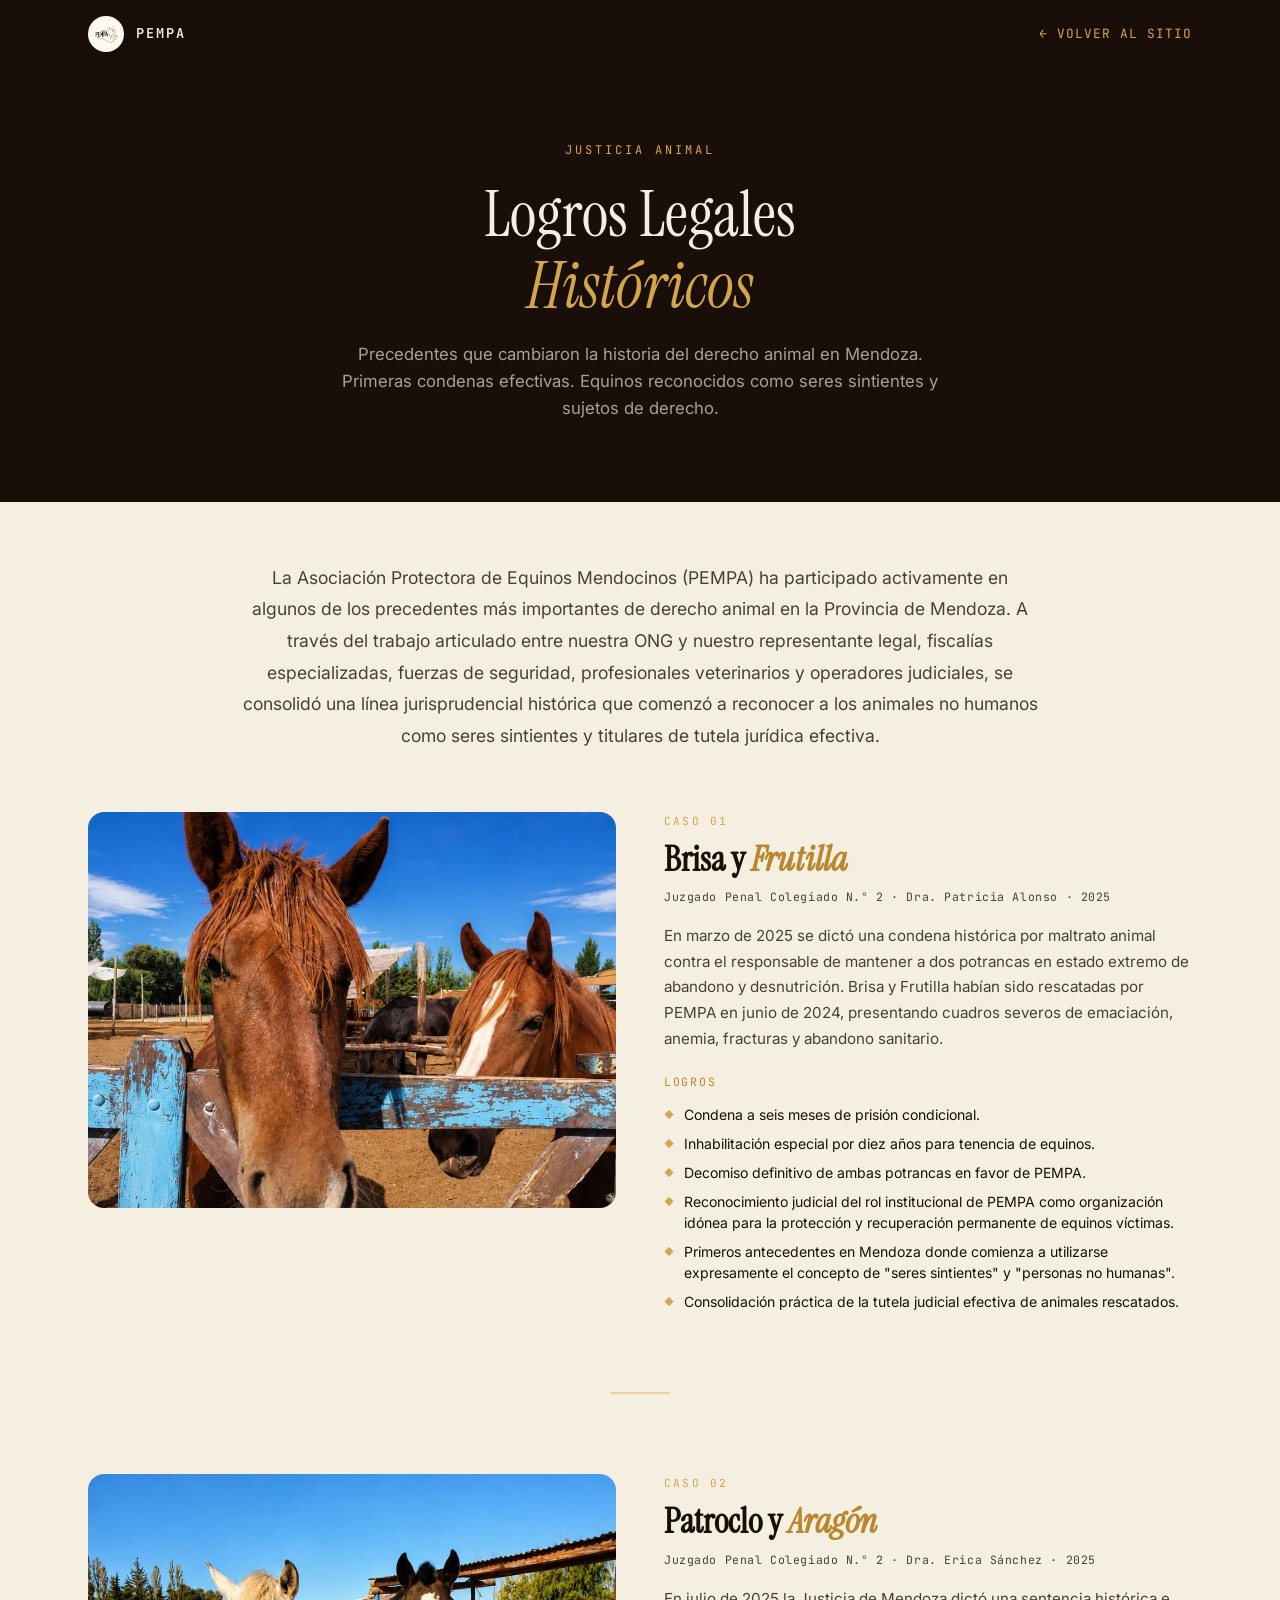
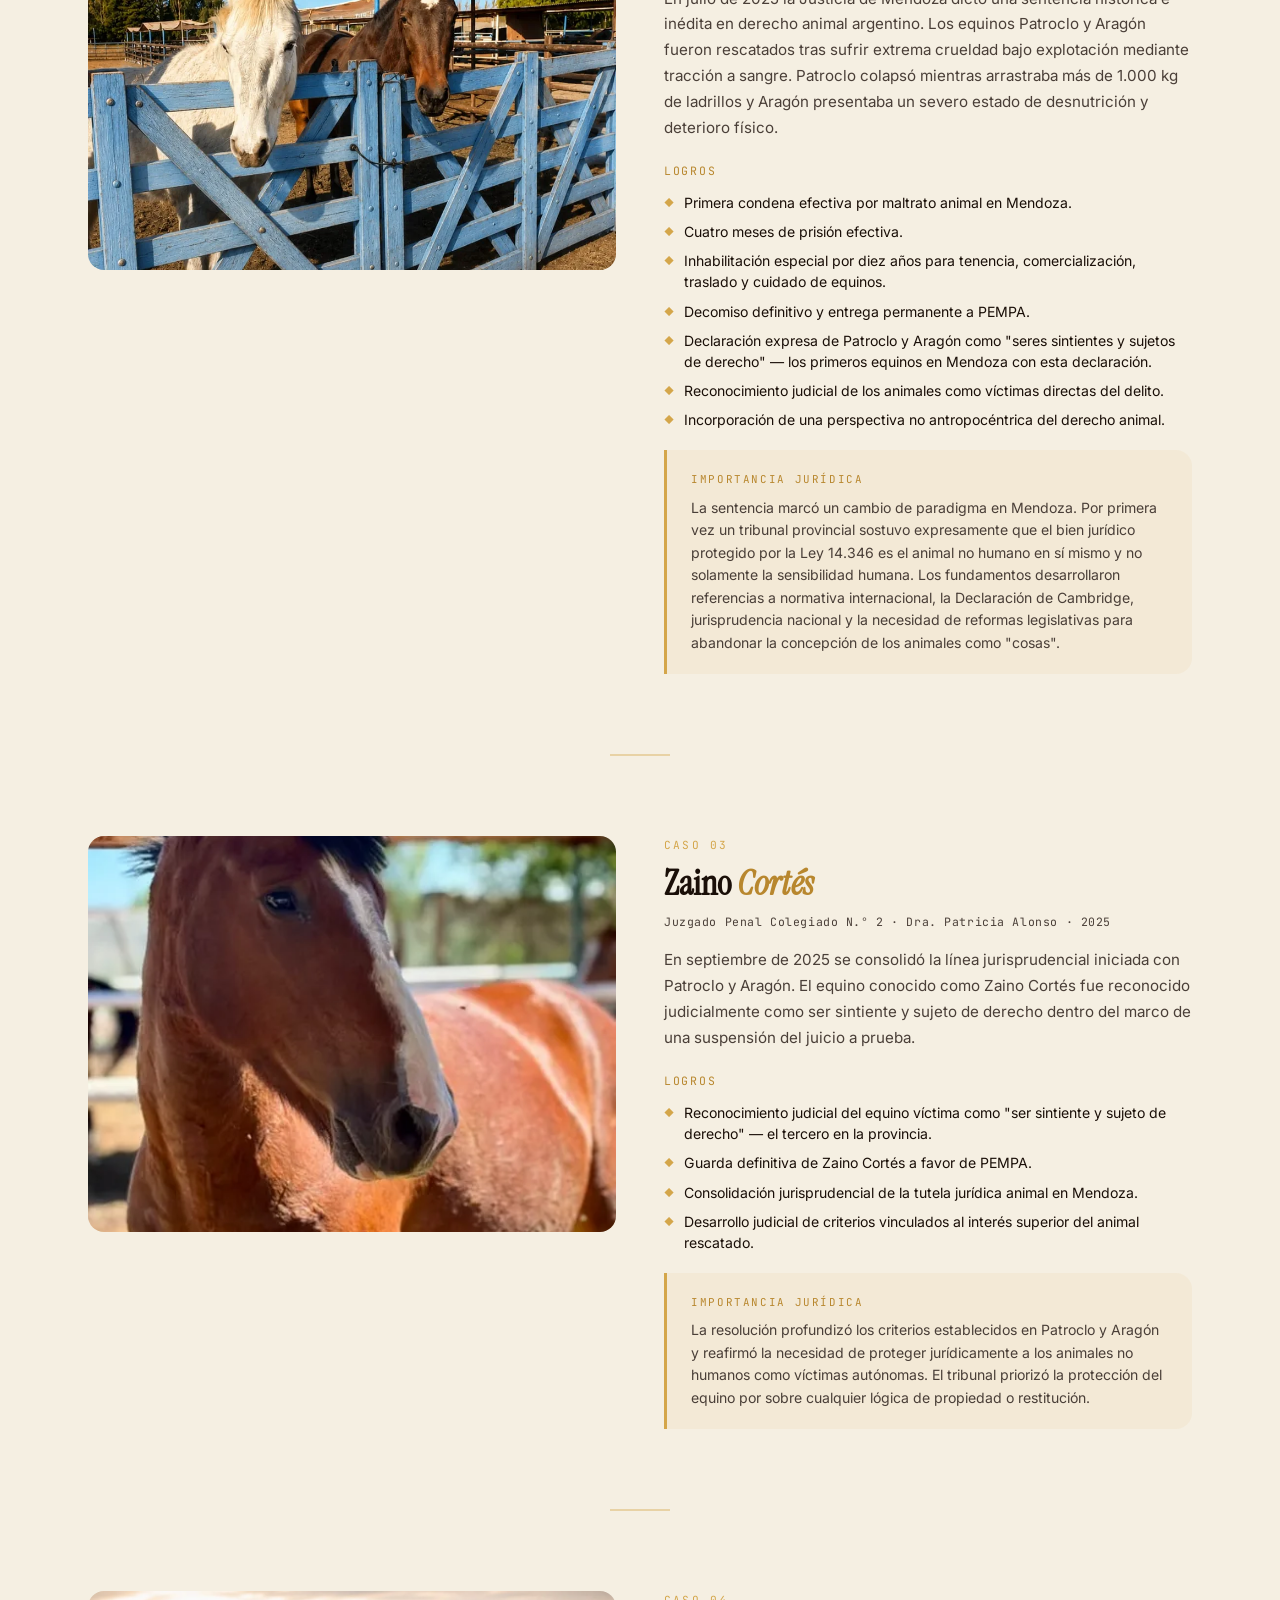
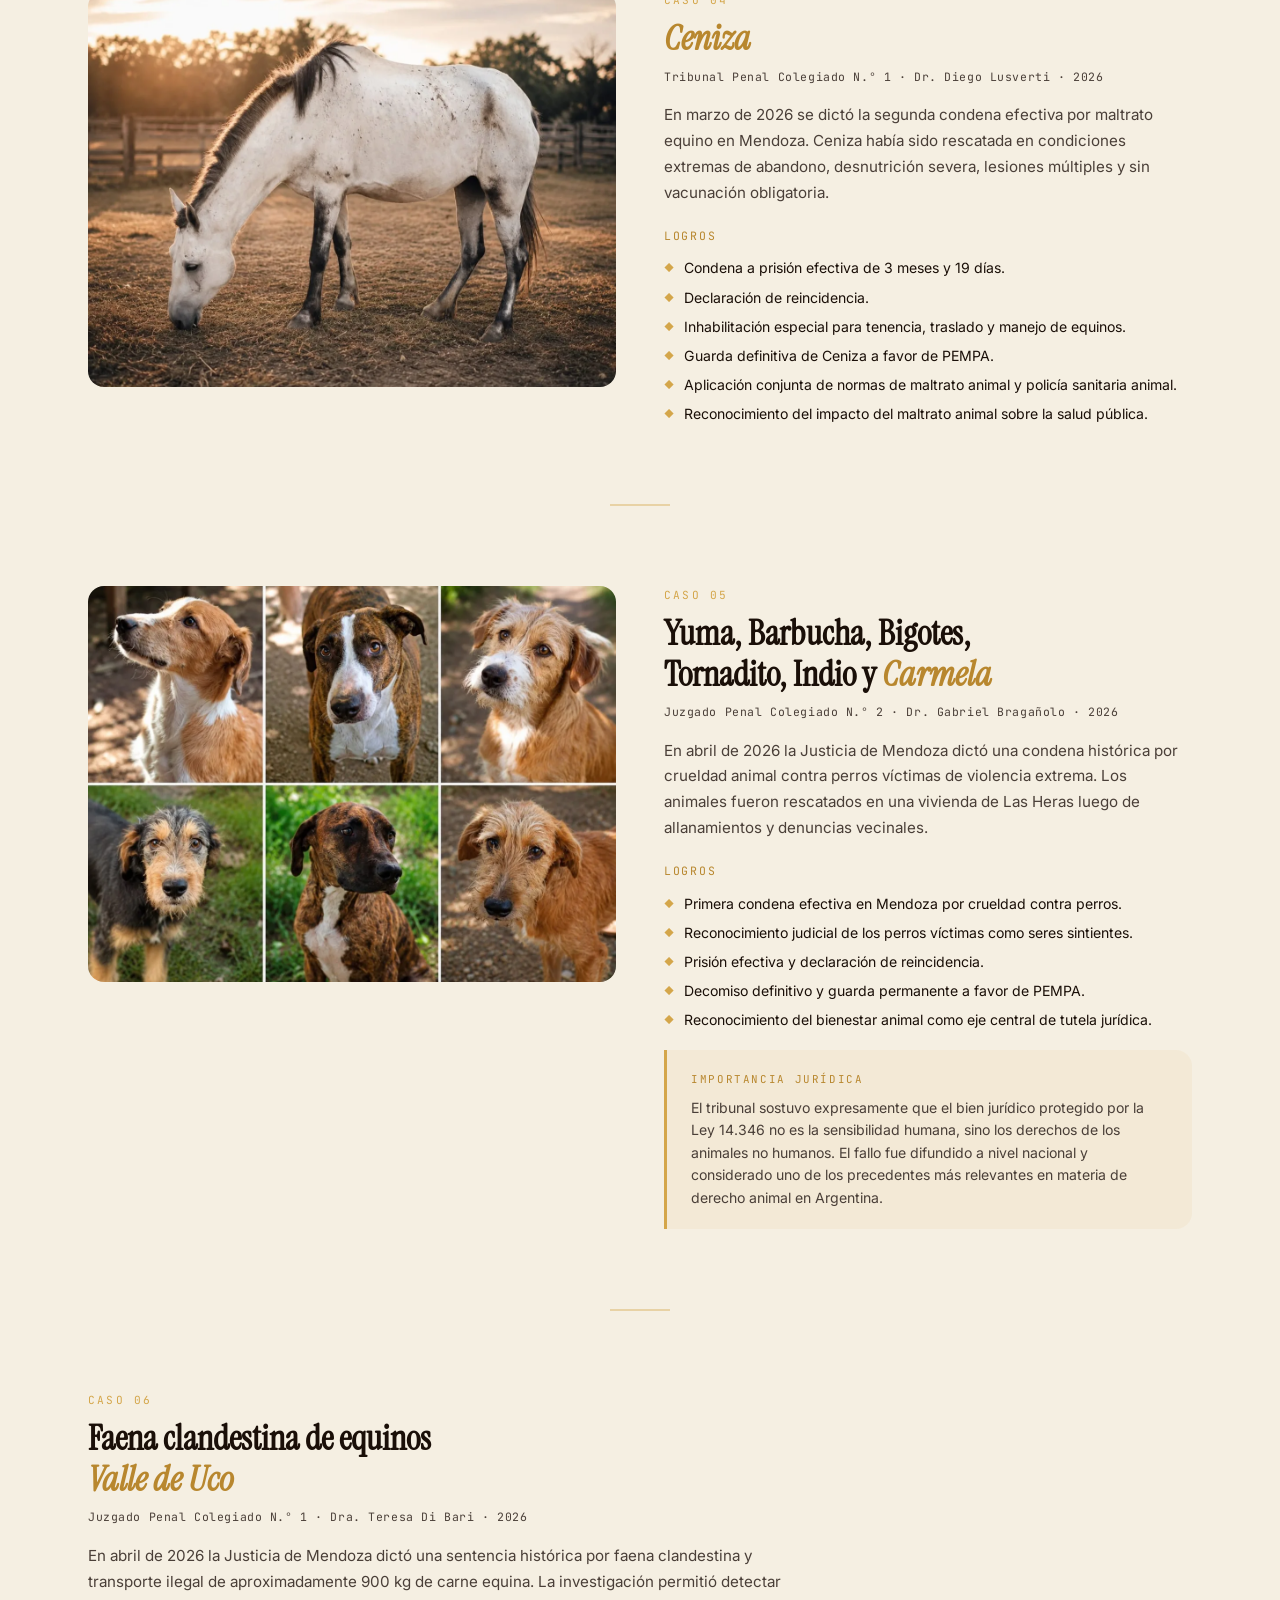
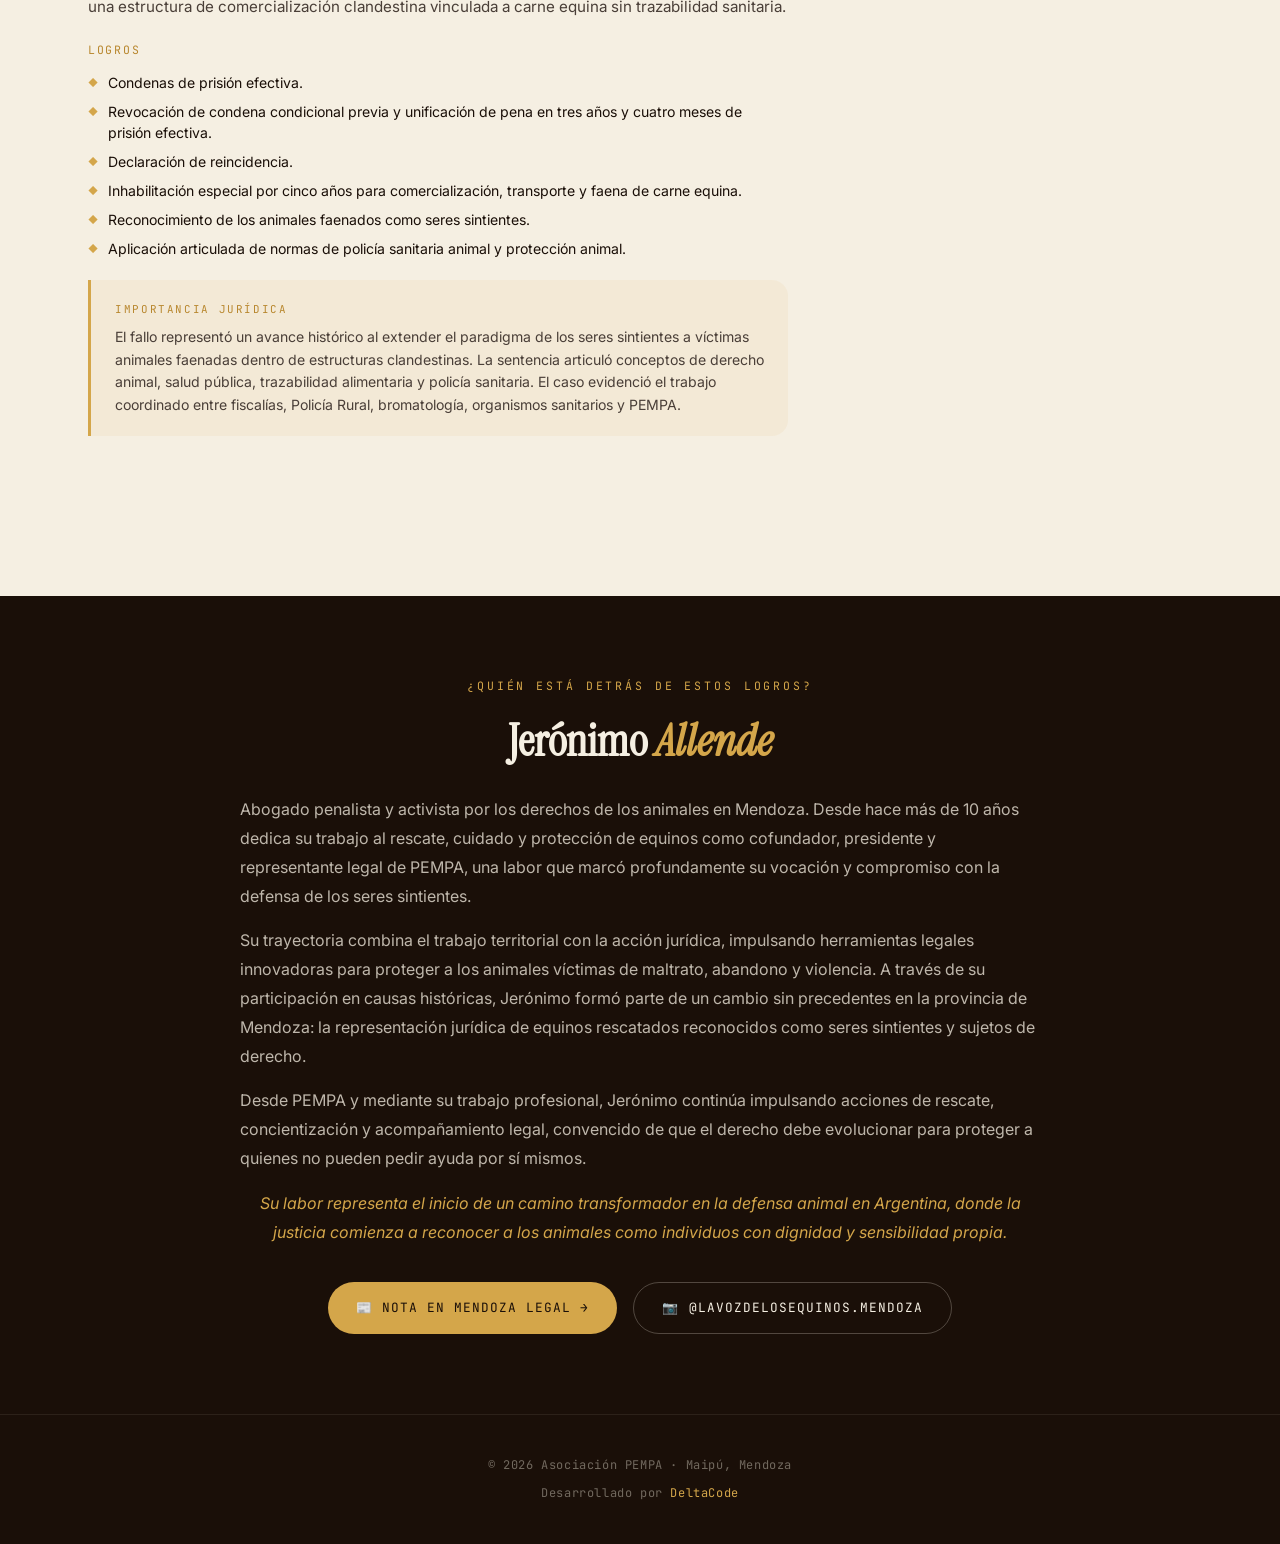
<file: logros.html>
<!DOCTYPE html>
<html lang="es-AR">
<head>
    <meta charset="UTF-8">
    <meta name="viewport" content="width=device-width, initial-scale=1.0">
    <title>Logros Legales Históricos | Asociación PEMPA</title>
    <meta name="description" content="PEMPA participó en las primeras condenas efectivas por maltrato animal en Mendoza. Equinos declarados seres sintientes y sujetos de derecho.">
    <link rel="icon" type="image/jpeg" href="/img/logo.jpg">
    <link rel="apple-touch-icon" href="/img/logo.jpg">
    <meta name="theme-color" content="#1a0f08">
    <link rel="preconnect" href="https://fonts.googleapis.com">
    <link rel="preconnect" href="https://fonts.gstatic.com" crossorigin>
    <link href="https://fonts.googleapis.com/css2?family=Instrument+Serif:ital@0;1&family=Inter:wght@300;400;500;600;700;800&family=JetBrains+Mono:wght@400;500;700&display=swap" rel="stylesheet">
    <style>
        :root {
            --ink: #1a0f08;
            --ink-soft: #4a3f38;
            --cream: #f5efe2;
            --cream-dark: #e8dfd0;
            --amber: #d4a64a;
            --amber-light: #e8c97a;
            --amber-dark: #b8872e;
            --rust: #c44a32;
            --sand: #d5cbba;
            --font-display: 'Instrument Serif', Georgia, serif;
            --font-body: 'Inter', -apple-system, sans-serif;
            --font-mono: 'JetBrains Mono', 'Courier New', monospace;
            --ease: cubic-bezier(0.22, 1, 0.36, 1);
            --container: 1200px;
            --radius-lg: 16px;
        }

        *, *::before, *::after { margin: 0; padding: 0; box-sizing: border-box; }

        html {
            scroll-behavior: smooth;
            scroll-padding-top: 80px;
        }

        body {
            font-family: var(--font-body);
            background: var(--cream);
            color: var(--ink);
            line-height: 1.7;
            -webkit-font-smoothing: antialiased;
        }

        .container {
            max-width: var(--container);
            margin: 0 auto;
            padding: 0 24px;
        }

        @media (min-width: 768px) {
            .container { padding: 0 48px; }
        }

        /* ========== NAV TOP ========== */
        .nav-top {
            position: fixed;
            top: 0;
            left: 0;
            right: 0;
            z-index: 100;
            background: rgba(26, 15, 8, 0.95);
            backdrop-filter: blur(12px);
            -webkit-backdrop-filter: blur(12px);
            padding: 16px 0;
        }

        .nav-top__inner {
            max-width: var(--container);
            margin: 0 auto;
            padding: 0 24px;
            display: flex;
            align-items: center;
            justify-content: space-between;
        }

        @media (min-width: 768px) {
            .nav-top__inner { padding: 0 48px; }
        }

        .nav-top__brand {
            display: flex;
            align-items: center;
            gap: 12px;
            text-decoration: none;
            color: var(--cream);
        }

        .nav-top__brand img {
            width: 36px;
            height: 36px;
            border-radius: 50%;
            object-fit: cover;
        }

        .nav-top__brand-name {
            font-family: var(--font-mono);
            font-size: 0.85rem;
            font-weight: 600;
            letter-spacing: 0.15em;
            text-transform: uppercase;
        }

        .nav-top__back {
            display: inline-flex;
            align-items: center;
            gap: 8px;
            color: var(--amber);
            text-decoration: none;
            font-family: var(--font-mono);
            font-size: 0.8rem;
            letter-spacing: 0.08em;
            text-transform: uppercase;
            transition: color 0.3s var(--ease);
        }

        .nav-top__back:hover { color: var(--amber-light); }

        /* ========== HERO ========== */
        .logros-hero {
            padding: 140px 0 80px;
            background: var(--ink);
            color: var(--cream);
            text-align: center;
        }

        .logros-hero__eyebrow {
            font-family: var(--font-mono);
            font-size: 0.75rem;
            letter-spacing: 0.25em;
            text-transform: uppercase;
            color: var(--amber);
            margin-bottom: 20px;
            display: block;
        }

        .logros-hero__title {
            font-family: var(--font-display);
            font-size: clamp(2.2rem, 5vw, 4rem);
            line-height: 1.1;
            font-weight: 400;
            margin-bottom: 20px;
        }

        .logros-hero__title em {
            font-style: italic;
            color: var(--amber);
        }

        .logros-hero__subtitle {
            font-size: 1.05rem;
            color: rgba(245, 239, 226, 0.65);
            max-width: 600px;
            margin: 0 auto;
            line-height: 1.6;
        }

        /* ========== INTRO ========== */
        .logros-intro {
            padding: 60px 0 40px;
            text-align: center;
        }

        .logros-intro__text {
            font-size: 1.1rem;
            line-height: 1.8;
            color: var(--ink-soft);
            max-width: 800px;
            margin: 0 auto;
        }

        /* ========== CASO CARD ========== */
        .casos {
            padding: 20px 0 80px;
        }

        .caso {
            margin-bottom: 80px;
            display: grid;
            grid-template-columns: 1fr;
            gap: 32px;
            align-items: start;
        }

        @media (min-width: 768px) {
            .caso { grid-template-columns: 1fr 1fr; gap: 48px; }
            .caso:nth-child(even) .caso__img { order: 2; }
            .caso:nth-child(even) .caso__content { order: 1; }
        }

        .caso__img {
            border-radius: var(--radius-lg);
            overflow: hidden;
            aspect-ratio: 4/3;
        }

        .caso__img img {
            width: 100%;
            height: 100%;
            object-fit: cover;
            transition: transform 0.6s var(--ease);
        }

        .caso__img:hover img { transform: scale(1.03); }

        .caso__num {
            font-family: var(--font-mono);
            font-size: 0.7rem;
            letter-spacing: 0.2em;
            text-transform: uppercase;
            color: var(--amber);
            margin-bottom: 8px;
            display: block;
        }

        .caso__name {
            font-family: var(--font-display);
            font-size: clamp(1.6rem, 3vw, 2.2rem);
            line-height: 1.15;
            margin-bottom: 8px;
        }

        .caso__name em { font-style: italic; color: var(--amber-dark); }

        .caso__court {
            font-family: var(--font-mono);
            font-size: 0.72rem;
            letter-spacing: 0.05em;
            color: var(--ink-soft);
            margin-bottom: 16px;
            display: block;
        }

        .caso__desc {
            font-size: 0.95rem;
            line-height: 1.7;
            color: var(--ink-soft);
            margin-bottom: 20px;
        }

        .caso__logros-title {
            font-family: var(--font-mono);
            font-size: 0.72rem;
            letter-spacing: 0.15em;
            text-transform: uppercase;
            color: var(--amber-dark);
            margin-bottom: 12px;
            display: block;
        }

        .caso__logros {
            list-style: none;
            display: flex;
            flex-direction: column;
            gap: 8px;
        }

        .caso__logro {
            font-size: 0.88rem;
            line-height: 1.5;
            color: var(--ink);
            padding-left: 20px;
            position: relative;
        }

        .caso__logro::before {
            content: '◆';
            position: absolute;
            left: 0;
            color: var(--amber);
            font-size: 0.6rem;
            top: 4px;
        }

        .caso__importancia {
            margin-top: 20px;
            padding: 20px 24px;
            background: rgba(212, 166, 74, 0.08);
            border-left: 3px solid var(--amber);
            border-radius: 0 var(--radius-lg) var(--radius-lg) 0;
        }

        .caso__importancia-title {
            font-family: var(--font-mono);
            font-size: 0.68rem;
            letter-spacing: 0.15em;
            text-transform: uppercase;
            color: var(--amber-dark);
            margin-bottom: 8px;
            display: block;
        }

        .caso__importancia p {
            font-size: 0.88rem;
            line-height: 1.6;
            color: var(--ink-soft);
        }

        /* Sin imagen */
        .caso--no-img {
            grid-template-columns: 1fr;
            max-width: 700px;
        }

        /* ========== DIVIDER ========== */
        .caso-divider {
            width: 60px;
            height: 2px;
            background: var(--amber);
            margin: 0 auto 80px;
            opacity: 0.4;
        }

        /* ========== JERÓNIMO ========== */
        .jeronimo {
            padding: 80px 0;
            background: var(--ink);
            color: var(--cream);
        }

        .jeronimo__inner {
            max-width: 800px;
            margin: 0 auto;
            text-align: center;
        }

        .jeronimo__eyebrow {
            font-family: var(--font-mono);
            font-size: 0.72rem;
            letter-spacing: 0.25em;
            text-transform: uppercase;
            color: var(--amber);
            margin-bottom: 20px;
            display: block;
        }

        .jeronimo__title {
            font-family: var(--font-display);
            font-size: clamp(1.8rem, 4vw, 2.8rem);
            line-height: 1.15;
            margin-bottom: 28px;
        }

        .jeronimo__title em { font-style: italic; color: var(--amber); }

        .jeronimo__text {
            font-size: 1rem;
            line-height: 1.8;
            color: rgba(245, 239, 226, 0.75);
            margin-bottom: 16px;
            text-align: left;
        }

        .jeronimo__links {
            display: flex;
            flex-wrap: wrap;
            gap: 16px;
            justify-content: center;
            margin-top: 36px;
        }

        .jeronimo__link {
            display: inline-flex;
            align-items: center;
            gap: 8px;
            padding: 14px 28px;
            border-radius: 60px;
            font-family: var(--font-mono);
            font-size: 0.8rem;
            letter-spacing: 0.08em;
            text-transform: uppercase;
            text-decoration: none;
            transition: all 0.3s var(--ease);
        }

        .jeronimo__link--amber {
            background: var(--amber);
            color: var(--ink);
        }

        .jeronimo__link--amber:hover {
            background: var(--amber-light);
            transform: translateY(-2px);
        }

        .jeronimo__link--outline {
            border: 1px solid rgba(245, 239, 226, 0.25);
            color: var(--cream);
        }

        .jeronimo__link--outline:hover {
            border-color: var(--amber);
            color: var(--amber);
            transform: translateY(-2px);
        }

        /* ========== FOOTER ========== */
        .logros-footer {
            padding: 40px 0;
            background: var(--ink);
            border-top: 1px solid rgba(245, 239, 226, 0.08);
            text-align: center;
        }

        .logros-footer__text {
            font-family: var(--font-mono);
            font-size: 0.75rem;
            letter-spacing: 0.05em;
            color: rgba(245, 239, 226, 0.4);
        }

        .logros-footer__text a {
            color: var(--amber);
            text-decoration: none;
            transition: color 0.3s var(--ease);
        }

        .logros-footer__text a:hover { color: var(--amber-light); }

        /* ========== ANIMATIONS ========== */
        .fade-up {
            opacity: 0;
            transform: translateY(30px);
            transition: opacity 0.8s var(--ease), transform 0.8s var(--ease);
        }

        .fade-up.visible {
            opacity: 1;
            transform: translateY(0);
        }
    </style>
</head>
<body>

    <!-- NAV -->
    <nav class="nav-top">
        <div class="nav-top__inner">
            <a href="/" class="nav-top__brand">
                <img src="/img/logo.jpg" alt="PEMPA" width="36" height="36">
                <span class="nav-top__brand-name">PEMPA</span>
            </a>
            <a href="/" class="nav-top__back">← Volver al sitio</a>
        </div>
    </nav>

    <!-- HERO -->
    <header class="logros-hero">
        <div class="container">
            <span class="logros-hero__eyebrow">Justicia animal</span>
            <h1 class="logros-hero__title">Logros Legales<br><em>Históricos</em></h1>
            <p class="logros-hero__subtitle">Precedentes que cambiaron la historia del derecho animal en Mendoza. Primeras condenas efectivas. Equinos reconocidos como seres sintientes y sujetos de derecho.</p>
        </div>
    </header>

    <!-- INTRO -->
    <section class="logros-intro">
        <div class="container">
            <p class="logros-intro__text">La Asociación Protectora de Equinos Mendocinos (PEMPA) ha participado activamente en algunos de los precedentes más importantes de derecho animal en la Provincia de Mendoza. A través del trabajo articulado entre nuestra ONG y nuestro representante legal, fiscalías especializadas, fuerzas de seguridad, profesionales veterinarios y operadores judiciales, se consolidó una línea jurisprudencial histórica que comenzó a reconocer a los animales no humanos como seres sintientes y titulares de tutela jurídica efectiva.</p>
        </div>
    </section>

    <!-- CASOS -->
    <section class="casos">
        <div class="container">

            <!-- CASO 1: Brisa y Frutilla -->
            <article class="caso fade-up">
                <div class="caso__img">
                    <img src="/img/logros/caso_brisa_frutilla.webp" alt="Brisa y Frutilla" loading="lazy">
                </div>
                <div class="caso__content">
                    <span class="caso__num">Caso 01</span>
                    <h2 class="caso__name">Brisa y <em>Frutilla</em></h2>
                    <span class="caso__court">Juzgado Penal Colegiado N.° 2 · Dra. Patricia Alonso · 2025</span>
                    <p class="caso__desc">En marzo de 2025 se dictó una condena histórica por maltrato animal contra el responsable de mantener a dos potrancas en estado extremo de abandono y desnutrición. Brisa y Frutilla habían sido rescatadas por PEMPA en junio de 2024, presentando cuadros severos de emaciación, anemia, fracturas y abandono sanitario.</p>
                    <span class="caso__logros-title">Logros</span>
                    <ul class="caso__logros">
                        <li class="caso__logro">Condena a seis meses de prisión condicional.</li>
                        <li class="caso__logro">Inhabilitación especial por diez años para tenencia de equinos.</li>
                        <li class="caso__logro">Decomiso definitivo de ambas potrancas en favor de PEMPA.</li>
                        <li class="caso__logro">Reconocimiento judicial del rol institucional de PEMPA como organización idónea para la protección y recuperación permanente de equinos víctimas.</li>
                        <li class="caso__logro">Primeros antecedentes en Mendoza donde comienza a utilizarse expresamente el concepto de "seres sintientes" y "personas no humanas".</li>
                        <li class="caso__logro">Consolidación práctica de la tutela judicial efectiva de animales rescatados.</li>
                    </ul>
                </div>
            </article>

            <div class="caso-divider"></div>

            <!-- CASO 2: Patroclo y Aragón -->
            <article class="caso fade-up">
                <div class="caso__img">
                    <img src="/img/logros/caso_patroclo_aragon.webp" alt="Patroclo y Aragón" loading="lazy">
                </div>
                <div class="caso__content">
                    <span class="caso__num">Caso 02</span>
                    <h2 class="caso__name">Patroclo y <em>Aragón</em></h2>
                    <span class="caso__court">Juzgado Penal Colegiado N.° 2 · Dra. Erica Sánchez · 2025</span>
                    <p class="caso__desc">En julio de 2025 la Justicia de Mendoza dictó una sentencia histórica e inédita en derecho animal argentino. Los equinos Patroclo y Aragón fueron rescatados tras sufrir extrema crueldad bajo explotación mediante tracción a sangre. Patroclo colapsó mientras arrastraba más de 1.000 kg de ladrillos y Aragón presentaba un severo estado de desnutrición y deterioro físico.</p>
                    <span class="caso__logros-title">Logros</span>
                    <ul class="caso__logros">
                        <li class="caso__logro">Primera condena efectiva por maltrato animal en Mendoza.</li>
                        <li class="caso__logro">Cuatro meses de prisión efectiva.</li>
                        <li class="caso__logro">Inhabilitación especial por diez años para tenencia, comercialización, traslado y cuidado de equinos.</li>
                        <li class="caso__logro">Decomiso definitivo y entrega permanente a PEMPA.</li>
                        <li class="caso__logro">Declaración expresa de Patroclo y Aragón como "seres sintientes y sujetos de derecho" — los primeros equinos en Mendoza con esta declaración.</li>
                        <li class="caso__logro">Reconocimiento judicial de los animales como víctimas directas del delito.</li>
                        <li class="caso__logro">Incorporación de una perspectiva no antropocéntrica del derecho animal.</li>
                    </ul>
                    <div class="caso__importancia">
                        <span class="caso__importancia-title">Importancia jurídica</span>
                        <p>La sentencia marcó un cambio de paradigma en Mendoza. Por primera vez un tribunal provincial sostuvo expresamente que el bien jurídico protegido por la Ley 14.346 es el animal no humano en sí mismo y no solamente la sensibilidad humana. Los fundamentos desarrollaron referencias a normativa internacional, la Declaración de Cambridge, jurisprudencia nacional y la necesidad de reformas legislativas para abandonar la concepción de los animales como "cosas".</p>
                    </div>
                </div>
            </article>

            <div class="caso-divider"></div>

            <!-- CASO 3: Zaino Cortés -->
            <article class="caso fade-up">
                <div class="caso__img">
                    <img src="/img/logros/caso_zaino_cortes.webp" alt="Zaino Cortés" loading="lazy">
                </div>
                <div class="caso__content">
                    <span class="caso__num">Caso 03</span>
                    <h2 class="caso__name">Zaino <em>Cortés</em></h2>
                    <span class="caso__court">Juzgado Penal Colegiado N.° 2 · Dra. Patricia Alonso · 2025</span>
                    <p class="caso__desc">En septiembre de 2025 se consolidó la línea jurisprudencial iniciada con Patroclo y Aragón. El equino conocido como Zaino Cortés fue reconocido judicialmente como ser sintiente y sujeto de derecho dentro del marco de una suspensión del juicio a prueba.</p>
                    <span class="caso__logros-title">Logros</span>
                    <ul class="caso__logros">
                        <li class="caso__logro">Reconocimiento judicial del equino víctima como "ser sintiente y sujeto de derecho" — el tercero en la provincia.</li>
                        <li class="caso__logro">Guarda definitiva de Zaino Cortés a favor de PEMPA.</li>
                        <li class="caso__logro">Consolidación jurisprudencial de la tutela jurídica animal en Mendoza.</li>
                        <li class="caso__logro">Desarrollo judicial de criterios vinculados al interés superior del animal rescatado.</li>
                    </ul>
                    <div class="caso__importancia">
                        <span class="caso__importancia-title">Importancia jurídica</span>
                        <p>La resolución profundizó los criterios establecidos en Patroclo y Aragón y reafirmó la necesidad de proteger jurídicamente a los animales no humanos como víctimas autónomas. El tribunal priorizó la protección del equino por sobre cualquier lógica de propiedad o restitución.</p>
                    </div>
                </div>
            </article>

            <div class="caso-divider"></div>

            <!-- CASO 4: Ceniza -->
            <article class="caso fade-up">
                <div class="caso__img">
                    <img src="/img/logros/caso_ceniza.webp" alt="Ceniza" loading="lazy">
                </div>
                <div class="caso__content">
                    <span class="caso__num">Caso 04</span>
                    <h2 class="caso__name"><em>Ceniza</em></h2>
                    <span class="caso__court">Tribunal Penal Colegiado N.° 1 · Dr. Diego Lusverti · 2026</span>
                    <p class="caso__desc">En marzo de 2026 se dictó la segunda condena efectiva por maltrato equino en Mendoza. Ceniza había sido rescatada en condiciones extremas de abandono, desnutrición severa, lesiones múltiples y sin vacunación obligatoria.</p>
                    <span class="caso__logros-title">Logros</span>
                    <ul class="caso__logros">
                        <li class="caso__logro">Condena a prisión efectiva de 3 meses y 19 días.</li>
                        <li class="caso__logro">Declaración de reincidencia.</li>
                        <li class="caso__logro">Inhabilitación especial para tenencia, traslado y manejo de equinos.</li>
                        <li class="caso__logro">Guarda definitiva de Ceniza a favor de PEMPA.</li>
                        <li class="caso__logro">Aplicación conjunta de normas de maltrato animal y policía sanitaria animal.</li>
                        <li class="caso__logro">Reconocimiento del impacto del maltrato animal sobre la salud pública.</li>
                    </ul>
                </div>
            </article>

            <div class="caso-divider"></div>

            <!-- CASO 5: Perritos de Las Heras -->
            <article class="caso fade-up">
                <div class="caso__img">
                    <img src="/img/logros/caso_perritos_heras.webp" alt="Yuma, Barbucha, Bigotes, Tornadito, Indio y Carmela" loading="lazy">
                </div>
                <div class="caso__content">
                    <span class="caso__num">Caso 05</span>
                    <h2 class="caso__name">Yuma, Barbucha, Bigotes,<br>Tornadito, Indio y <em>Carmela</em></h2>
                    <span class="caso__court">Juzgado Penal Colegiado N.° 2 · Dr. Gabriel Bragañolo · 2026</span>
                    <p class="caso__desc">En abril de 2026 la Justicia de Mendoza dictó una condena histórica por crueldad animal contra perros víctimas de violencia extrema. Los animales fueron rescatados en una vivienda de Las Heras luego de allanamientos y denuncias vecinales.</p>
                    <span class="caso__logros-title">Logros</span>
                    <ul class="caso__logros">
                        <li class="caso__logro">Primera condena efectiva en Mendoza por crueldad contra perros.</li>
                        <li class="caso__logro">Reconocimiento judicial de los perros víctimas como seres sintientes.</li>
                        <li class="caso__logro">Prisión efectiva y declaración de reincidencia.</li>
                        <li class="caso__logro">Decomiso definitivo y guarda permanente a favor de PEMPA.</li>
                        <li class="caso__logro">Reconocimiento del bienestar animal como eje central de tutela jurídica.</li>
                    </ul>
                    <div class="caso__importancia">
                        <span class="caso__importancia-title">Importancia jurídica</span>
                        <p>El tribunal sostuvo expresamente que el bien jurídico protegido por la Ley 14.346 no es la sensibilidad humana, sino los derechos de los animales no humanos. El fallo fue difundido a nivel nacional y considerado uno de los precedentes más relevantes en materia de derecho animal en Argentina.</p>
                    </div>
                </div>
            </article>

            <div class="caso-divider"></div>

            <!-- CASO 6: Faena clandestina -->
            <article class="caso caso--no-img fade-up">
                <div class="caso__content">
                    <span class="caso__num">Caso 06</span>
                    <h2 class="caso__name">Faena clandestina de equinos<br><em>Valle de Uco</em></h2>
                    <span class="caso__court">Juzgado Penal Colegiado N.° 1 · Dra. Teresa Di Bari · 2026</span>
                    <p class="caso__desc">En abril de 2026 la Justicia de Mendoza dictó una sentencia histórica por faena clandestina y transporte ilegal de aproximadamente 900 kg de carne equina. La investigación permitió detectar una estructura de comercialización clandestina vinculada a carne equina sin trazabilidad sanitaria.</p>
                    <span class="caso__logros-title">Logros</span>
                    <ul class="caso__logros">
                        <li class="caso__logro">Condenas de prisión efectiva.</li>
                        <li class="caso__logro">Revocación de condena condicional previa y unificación de pena en tres años y cuatro meses de prisión efectiva.</li>
                        <li class="caso__logro">Declaración de reincidencia.</li>
                        <li class="caso__logro">Inhabilitación especial por cinco años para comercialización, transporte y faena de carne equina.</li>
                        <li class="caso__logro">Reconocimiento de los animales faenados como seres sintientes.</li>
                        <li class="caso__logro">Aplicación articulada de normas de policía sanitaria animal y protección animal.</li>
                    </ul>
                    <div class="caso__importancia">
                        <span class="caso__importancia-title">Importancia jurídica</span>
                        <p>El fallo representó un avance histórico al extender el paradigma de los seres sintientes a víctimas animales faenadas dentro de estructuras clandestinas. La sentencia articuló conceptos de derecho animal, salud pública, trazabilidad alimentaria y policía sanitaria. El caso evidenció el trabajo coordinado entre fiscalías, Policía Rural, bromatología, organismos sanitarios y PEMPA.</p>
                    </div>
                </div>
            </article>

        </div>
    </section>

    <!-- JERÓNIMO -->
    <section class="jeronimo">
        <div class="container">
            <div class="jeronimo__inner fade-up">
                <span class="jeronimo__eyebrow">¿Quién está detrás de estos logros?</span>
                <h2 class="jeronimo__title">Jerónimo <em>Allende</em></h2>
                <p class="jeronimo__text">Abogado penalista y activista por los derechos de los animales en Mendoza. Desde hace más de 10 años dedica su trabajo al rescate, cuidado y protección de equinos como cofundador, presidente y representante legal de PEMPA, una labor que marcó profundamente su vocación y compromiso con la defensa de los seres sintientes.</p>
                <p class="jeronimo__text">Su trayectoria combina el trabajo territorial con la acción jurídica, impulsando herramientas legales innovadoras para proteger a los animales víctimas de maltrato, abandono y violencia. A través de su participación en causas históricas, Jerónimo formó parte de un cambio sin precedentes en la provincia de Mendoza: la representación jurídica de equinos rescatados reconocidos como seres sintientes y sujetos de derecho.</p>
                <p class="jeronimo__text">Desde PEMPA y mediante su trabajo profesional, Jerónimo continúa impulsando acciones de rescate, concientización y acompañamiento legal, convencido de que el derecho debe evolucionar para proteger a quienes no pueden pedir ayuda por sí mismos.</p>
                <p class="jeronimo__text" style="text-align: center; font-style: italic; color: var(--amber); margin-top: 12px;">Su labor representa el inicio de un camino transformador en la defensa animal en Argentina, donde la justicia comienza a reconocer a los animales como individuos con dignidad y sensibilidad propia.</p>

                <div class="jeronimo__links">
                    <a href="https://mendozalegal.com/2026/04/02/el-caso-patroclo-y-aragon-en-el-derecho-animal-argentino/" target="_blank" rel="noopener" class="jeronimo__link jeronimo__link--amber">
                        📰 Nota en Mendoza Legal →
                    </a>
                    <a href="https://www.instagram.com/lavozdelosequinos.mendoza/" target="_blank" rel="noopener" class="jeronimo__link jeronimo__link--outline">
                        📷 @lavozdelosequinos.mendoza
                    </a>
                </div>
            </div>
        </div>
    </section>

    <!-- FOOTER -->
    <footer class="logros-footer">
        <div class="container">
            <p class="logros-footer__text">
                © <span id="year"></span> Asociación PEMPA · Maipú, Mendoza
            </p>
            <p class="logros-footer__text" style="margin-top: 8px;">
                Desarrollado por <a href="https://deltacode.com.ar/" target="_blank" rel="noopener">DeltaCode</a>
            </p>
        </div>
    </footer>

    <script>
    (function() {
        'use strict';
        document.getElementById('year').textContent = new Date().getFullYear();

        const observer = new IntersectionObserver((entries) => {
            entries.forEach(entry => {
                if (entry.isIntersecting) {
                    entry.target.classList.add('visible');
                    observer.unobserve(entry.target);
                }
            });
        }, { threshold: 0.1, rootMargin: '0px 0px -40px 0px' });

        document.querySelectorAll('.fade-up').forEach(el => observer.observe(el));
    })();
    </script>

</body>
</html>
</file>
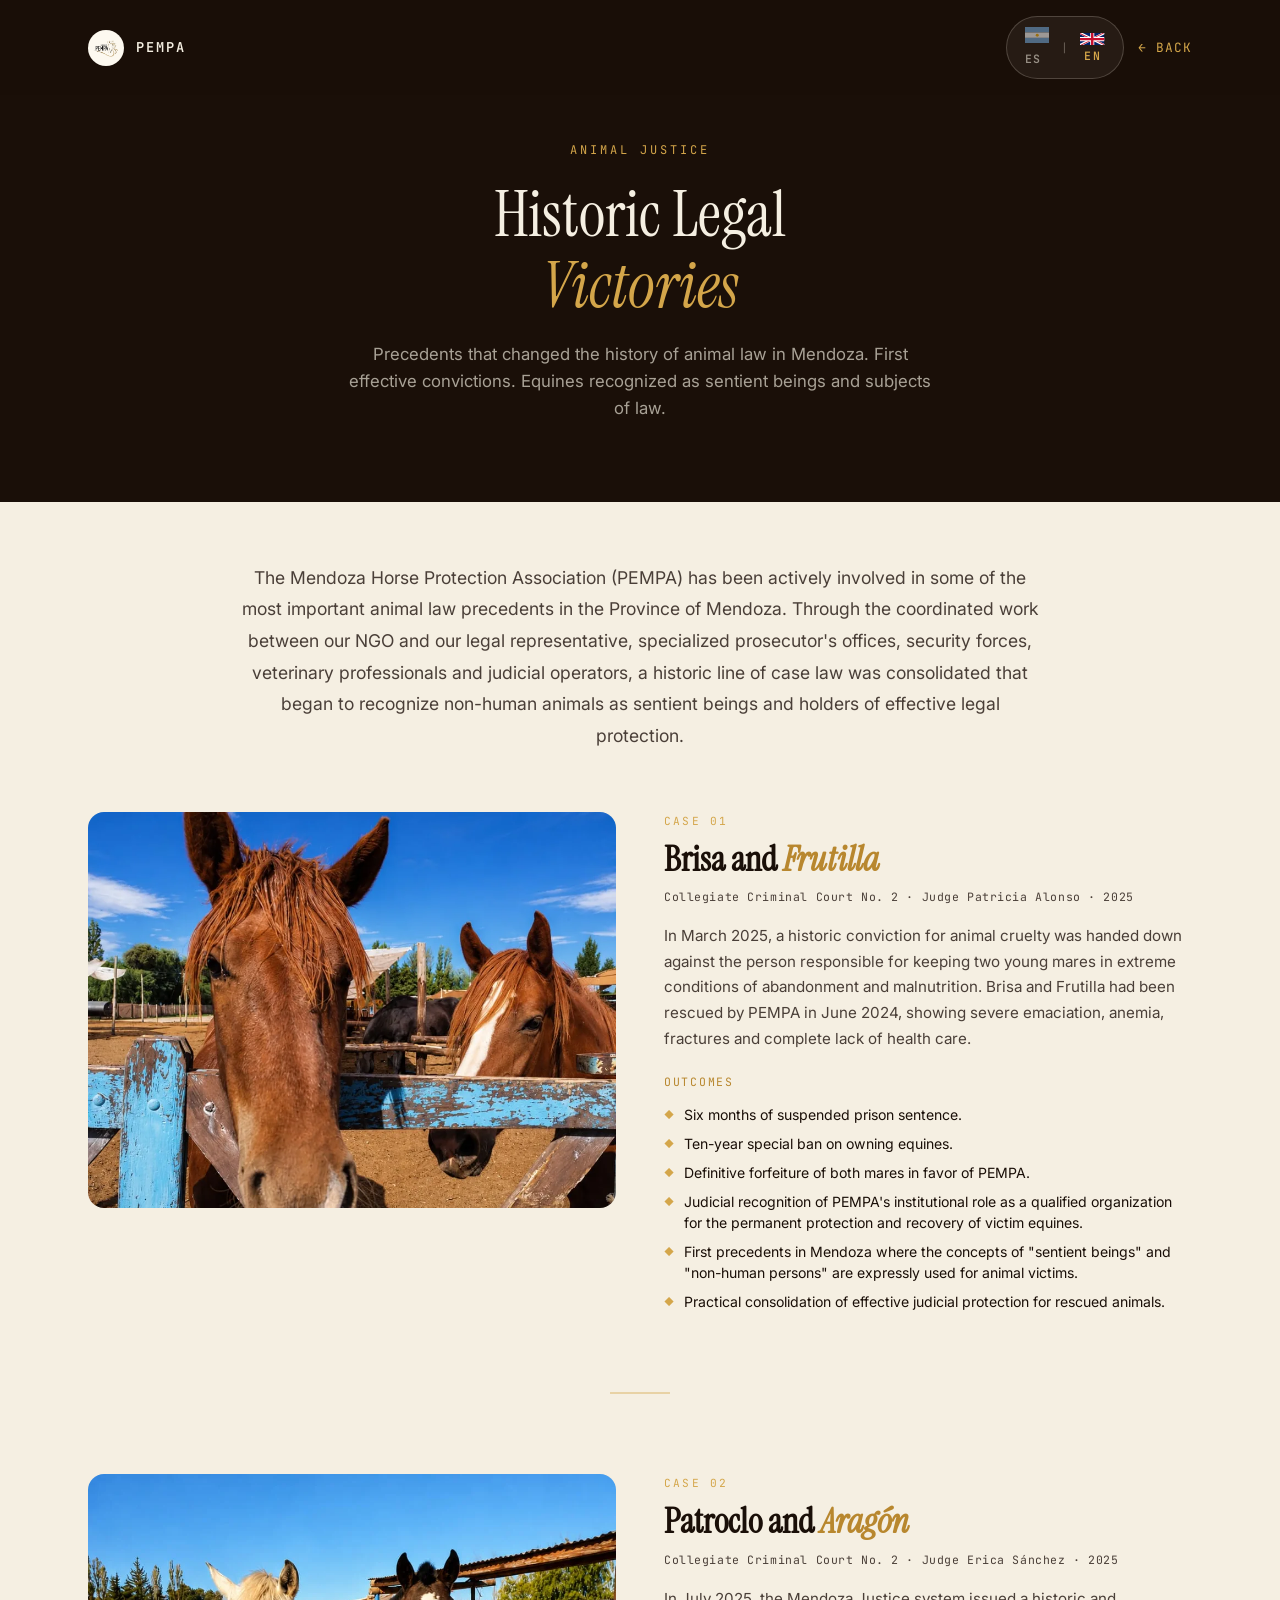
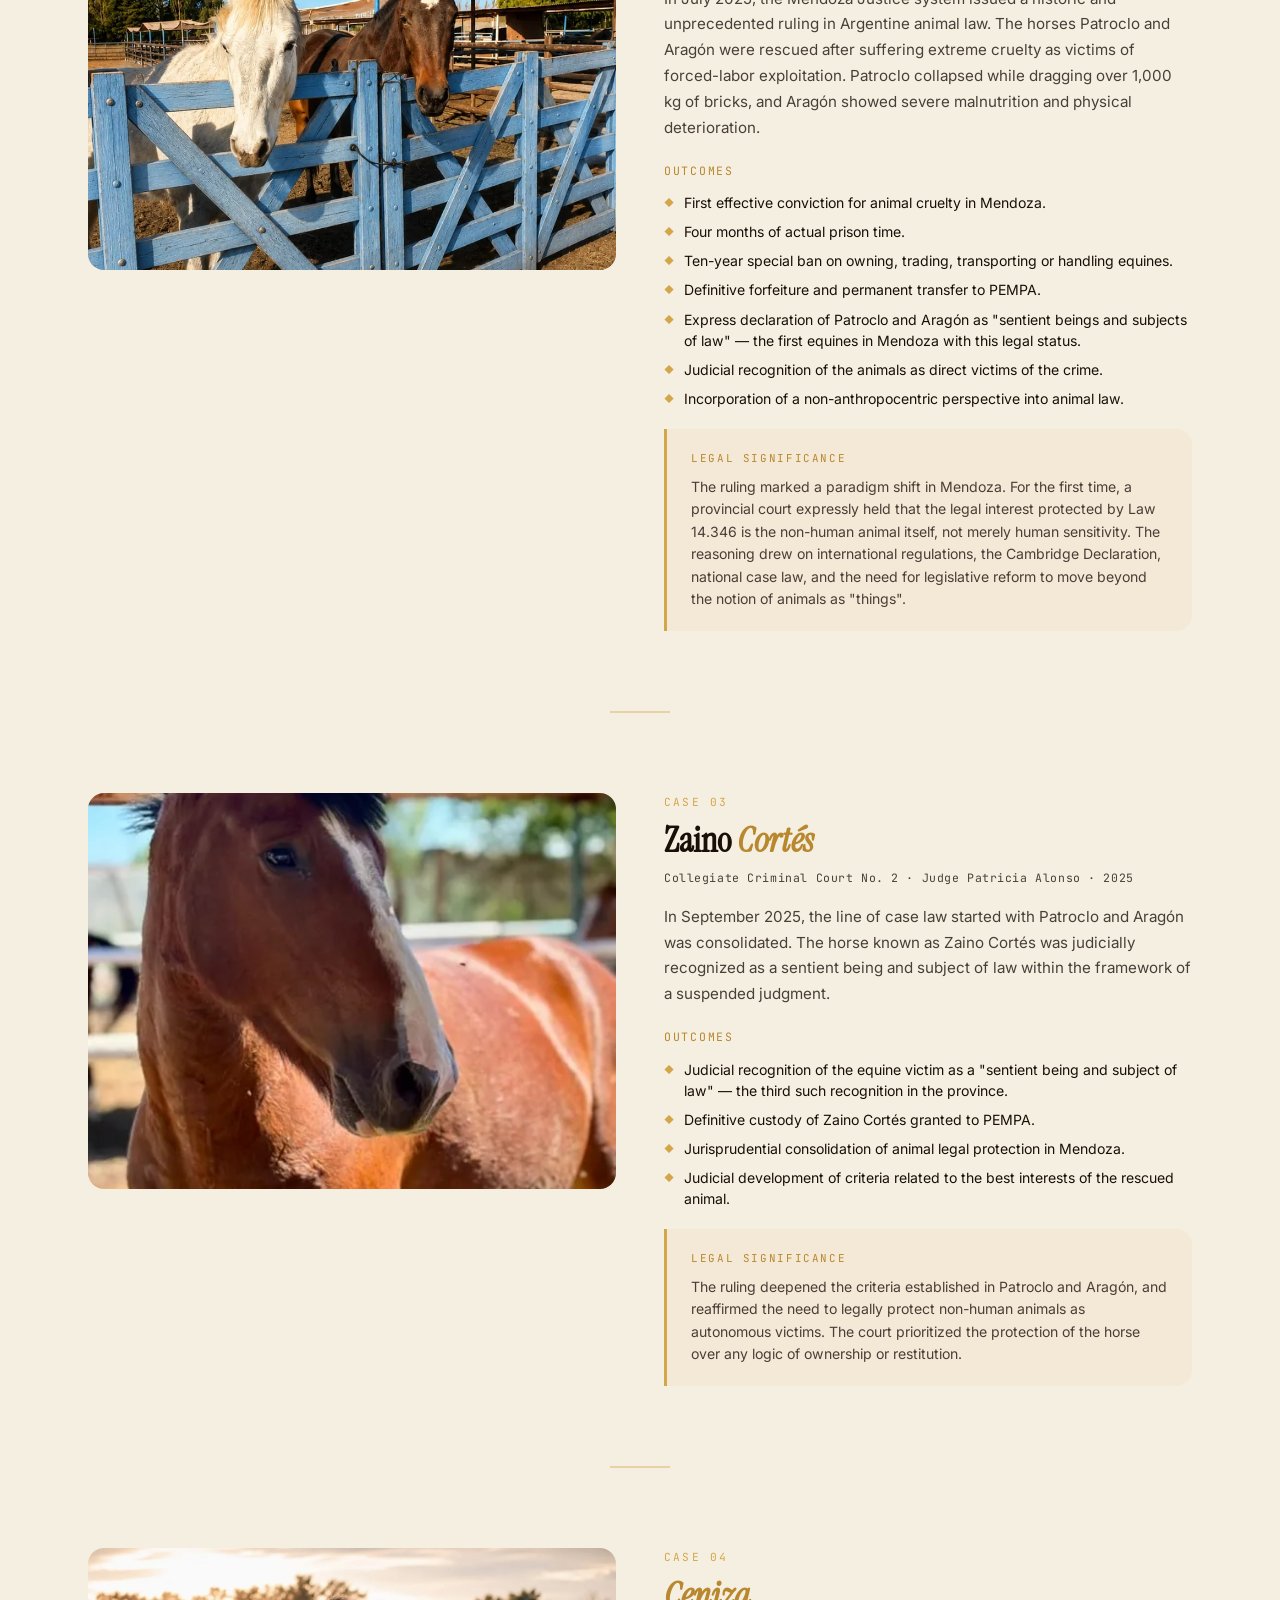
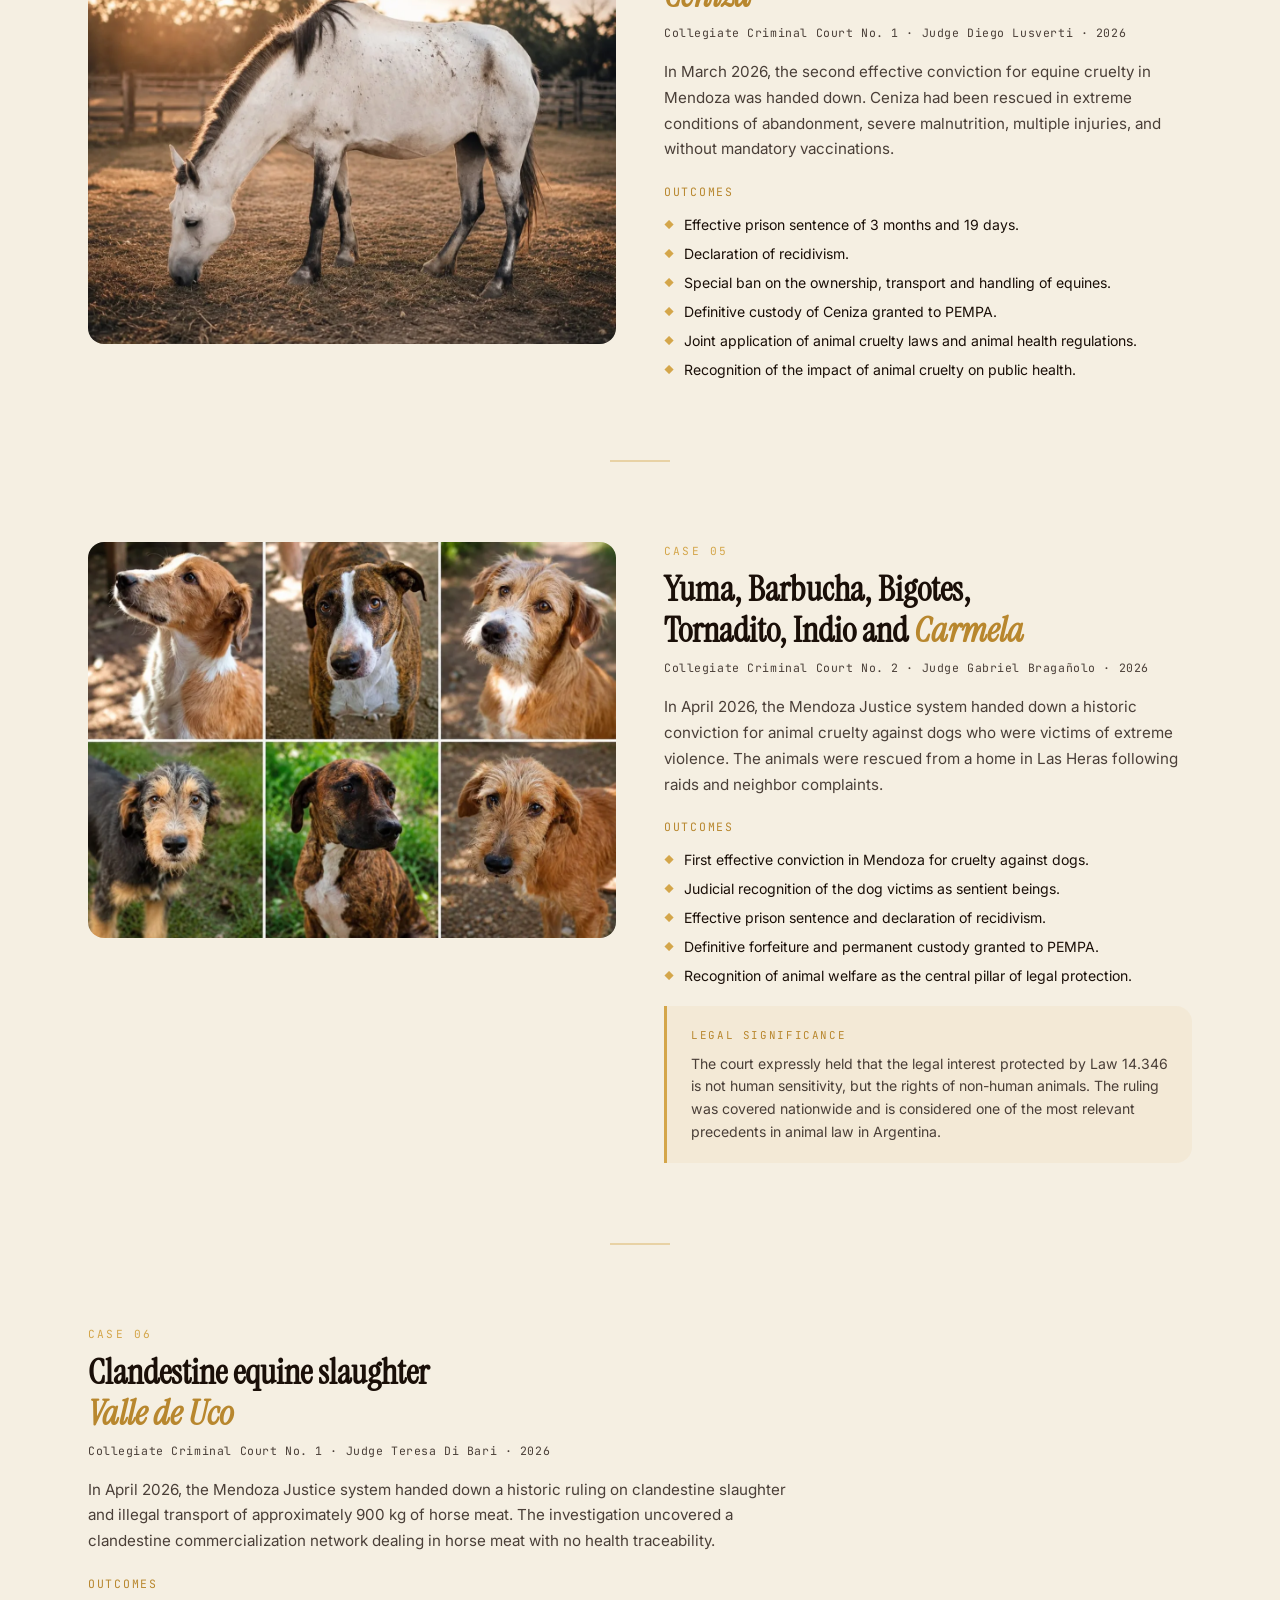
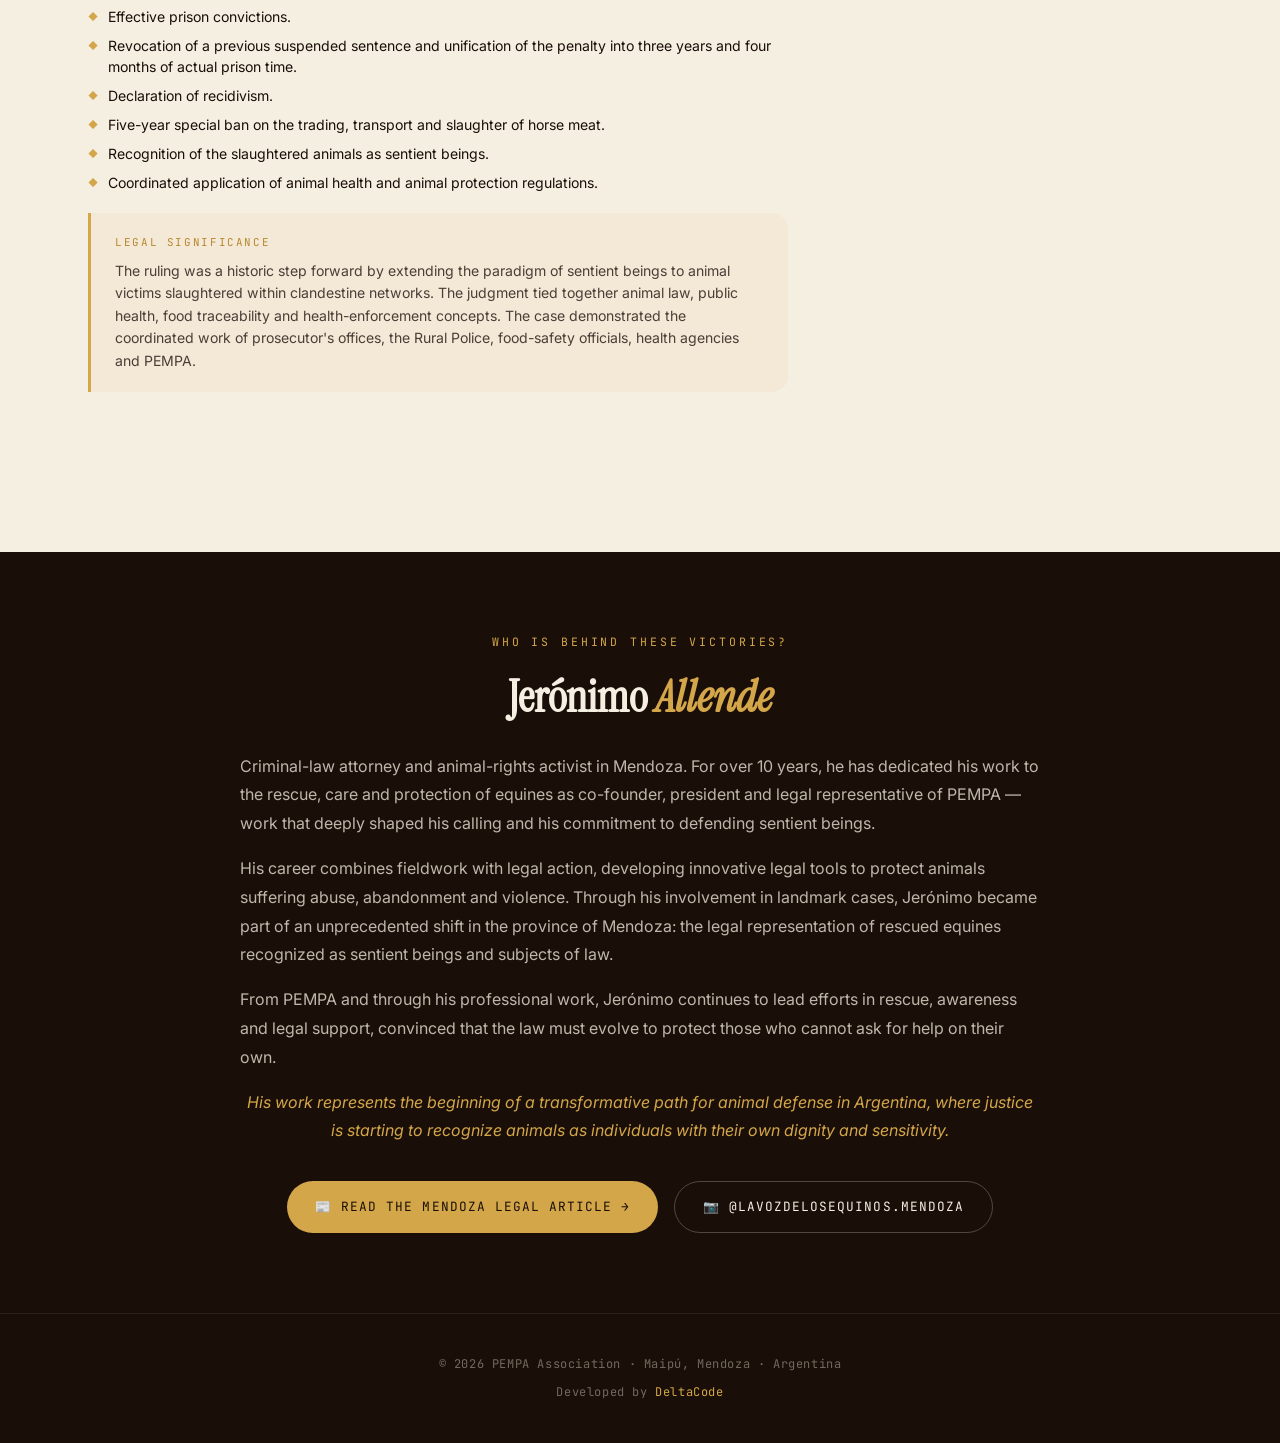
<file: en/logros.html>
<!DOCTYPE html>
<html lang="en">
<head>
    <meta charset="UTF-8">
    <meta name="viewport" content="width=device-width, initial-scale=1.0">
    <title>Historic Legal Victories | PEMPA Association</title>
    <meta name="description" content="PEMPA participated in the first effective convictions for animal cruelty in Mendoza. Equines declared sentient beings and subjects of law.">
    <link rel="canonical" href="https://pempa.com.ar/en/logros.html">
    <link rel="alternate" hreflang="es-AR" href="https://pempa.com.ar/logros.html">
    <link rel="alternate" hreflang="en" href="https://pempa.com.ar/en/logros.html">
    <link rel="alternate" hreflang="x-default" href="https://pempa.com.ar/logros.html">
    <link rel="icon" type="image/jpeg" href="/img/logo.jpg">
    <link rel="apple-touch-icon" href="/img/logo.jpg">
    <meta name="theme-color" content="#1a0f08">
    <link rel="preconnect" href="https://fonts.googleapis.com">
    <link rel="preconnect" href="https://fonts.gstatic.com" crossorigin>
    <link href="https://fonts.googleapis.com/css2?family=Instrument+Serif:ital@0;1&family=Inter:wght@300;400;500;600;700;800&family=JetBrains+Mono:wght@400;500;700&display=swap" rel="stylesheet">
    <style>
        :root {
            --ink: #1a0f08;
            --ink-soft: #4a3f38;
            --cream: #f5efe2;
            --cream-dark: #e8dfd0;
            --amber: #d4a64a;
            --amber-light: #e8c97a;
            --amber-dark: #b8872e;
            --rust: #c44a32;
            --sand: #d5cbba;
            --font-display: 'Instrument Serif', Georgia, serif;
            --font-body: 'Inter', -apple-system, sans-serif;
            --font-mono: 'JetBrains Mono', 'Courier New', monospace;
            --ease: cubic-bezier(0.22, 1, 0.36, 1);
            --container: 1200px;
            --radius-lg: 16px;
        }

        *, *::before, *::after { margin: 0; padding: 0; box-sizing: border-box; }

        html {
            scroll-behavior: smooth;
            scroll-padding-top: 80px;
        }

        body {
            font-family: var(--font-body);
            background: var(--cream);
            color: var(--ink);
            line-height: 1.7;
            -webkit-font-smoothing: antialiased;
        }

        .container {
            max-width: var(--container);
            margin: 0 auto;
            padding: 0 24px;
        }

        @media (min-width: 768px) {
            .container { padding: 0 48px; }
        }

        /* ========== NAV TOP ========== */
        .nav-top {
            position: fixed;
            top: 0;
            left: 0;
            right: 0;
            z-index: 100;
            background: rgba(26, 15, 8, 0.95);
            backdrop-filter: blur(12px);
            -webkit-backdrop-filter: blur(12px);
            padding: 16px 0;
        }

        .nav-top__inner {
            max-width: var(--container);
            margin: 0 auto;
            padding: 0 24px;
            display: flex;
            align-items: center;
            justify-content: space-between;
        }

        @media (min-width: 768px) {
            .nav-top__inner { padding: 0 48px; }
        }

        .nav-top__brand {
            display: flex;
            align-items: center;
            gap: 12px;
            text-decoration: none;
            color: var(--cream);
        }

        .nav-top__brand img {
            width: 36px;
            height: 36px;
            border-radius: 50%;
            object-fit: cover;
        }

        .nav-top__brand-name {
            font-family: var(--font-mono);
            font-size: 0.85rem;
            font-weight: 600;
            letter-spacing: 0.15em;
            text-transform: uppercase;
        }

        .nav-top__back {
            display: inline-flex;
            align-items: center;
            gap: 8px;
            color: var(--amber);
            text-decoration: none;
            font-family: var(--font-mono);
            font-size: 0.8rem;
            letter-spacing: 0.08em;
            text-transform: uppercase;
            transition: color 0.3s var(--ease);
        }

        .nav-top__back:hover { color: var(--amber-light); }

        /* ====== LANG SWITCH ====== */
        .nav-top__right {
            display: flex;
            align-items: center;
            gap: 14px;
        }

        .lang-switch {
            display: inline-flex;
            align-items: center;
            gap: 6px;
            padding: 6px 12px;
            background: rgba(245, 239, 226, 0.06);
            border: 1px solid rgba(245, 239, 226, 0.2);
            border-radius: 100px;
        }

        .lang-switch__btn {
            display: inline-block;
            padding: 4px 6px;
            background: transparent;
            border: none;
            color: var(--cream);
            font-family: var(--font-mono);
            font-size: 0.72rem;
            font-weight: 600;
            letter-spacing: 0.1em;
            text-decoration: none;
            cursor: pointer;
            opacity: 0.55;
            transition: color 0.25s var(--ease), opacity 0.25s var(--ease);
        }

        .lang-switch__btn--active {
            opacity: 1;
            color: var(--amber);
            cursor: default;
        }

        .lang-switch__btn--soon:hover {
            opacity: 0.9;
            color: var(--amber);
        }

        .lang-switch__divider {
            color: var(--cream);
            opacity: 0.3;
            font-family: var(--font-mono);
            font-size: 0.72rem;
        }

        @media (max-width: 540px) {
            .lang-switch { padding: 5px 9px; }
            .lang-switch__btn { font-size: 0.66rem; }
            .nav-top__back { font-size: 0.72rem; }
        }

        /* ========== HERO ========== */
        .logros-hero {
            padding: 140px 0 80px;
            background: var(--ink);
            color: var(--cream);
            text-align: center;
        }

        .logros-hero__eyebrow {
            font-family: var(--font-mono);
            font-size: 0.75rem;
            letter-spacing: 0.25em;
            text-transform: uppercase;
            color: var(--amber);
            margin-bottom: 20px;
            display: block;
        }

        .logros-hero__title {
            font-family: var(--font-display);
            font-size: clamp(2.2rem, 5vw, 4rem);
            line-height: 1.1;
            font-weight: 400;
            margin-bottom: 20px;
        }

        .logros-hero__title em {
            font-style: italic;
            color: var(--amber);
        }

        .logros-hero__subtitle {
            font-size: 1.05rem;
            color: rgba(245, 239, 226, 0.65);
            max-width: 600px;
            margin: 0 auto;
            line-height: 1.6;
        }

        /* ========== INTRO ========== */
        .logros-intro {
            padding: 60px 0 40px;
            text-align: center;
        }

        .logros-intro__text {
            font-size: 1.1rem;
            line-height: 1.8;
            color: var(--ink-soft);
            max-width: 800px;
            margin: 0 auto;
        }

        /* ========== CASO CARD ========== */
        .casos {
            padding: 20px 0 80px;
        }

        .caso {
            margin-bottom: 80px;
            display: grid;
            grid-template-columns: 1fr;
            gap: 32px;
            align-items: start;
        }

        @media (min-width: 768px) {
            .caso { grid-template-columns: 1fr 1fr; gap: 48px; }
            .caso:nth-child(even) .caso__img { order: 2; }
            .caso:nth-child(even) .caso__content { order: 1; }
        }

        .caso__img {
            border-radius: var(--radius-lg);
            overflow: hidden;
            aspect-ratio: 4/3;
        }

        .caso__img img {
            width: 100%;
            height: 100%;
            object-fit: cover;
            transition: transform 0.6s var(--ease);
        }

        .caso__img:hover img { transform: scale(1.03); }

        .caso__num {
            font-family: var(--font-mono);
            font-size: 0.7rem;
            letter-spacing: 0.2em;
            text-transform: uppercase;
            color: var(--amber);
            margin-bottom: 8px;
            display: block;
        }

        .caso__name {
            font-family: var(--font-display);
            font-size: clamp(1.6rem, 3vw, 2.2rem);
            line-height: 1.15;
            margin-bottom: 8px;
        }

        .caso__name em { font-style: italic; color: var(--amber-dark); }

        .caso__court {
            font-family: var(--font-mono);
            font-size: 0.72rem;
            letter-spacing: 0.05em;
            color: var(--ink-soft);
            margin-bottom: 16px;
            display: block;
        }

        .caso__desc {
            font-size: 0.95rem;
            line-height: 1.7;
            color: var(--ink-soft);
            margin-bottom: 20px;
        }

        .caso__logros-title {
            font-family: var(--font-mono);
            font-size: 0.72rem;
            letter-spacing: 0.15em;
            text-transform: uppercase;
            color: var(--amber-dark);
            margin-bottom: 12px;
            display: block;
        }

        .caso__logros {
            list-style: none;
            display: flex;
            flex-direction: column;
            gap: 8px;
        }

        .caso__logro {
            font-size: 0.88rem;
            line-height: 1.5;
            color: var(--ink);
            padding-left: 20px;
            position: relative;
        }

        .caso__logro::before {
            content: '◆';
            position: absolute;
            left: 0;
            color: var(--amber);
            font-size: 0.6rem;
            top: 4px;
        }

        .caso__importancia {
            margin-top: 20px;
            padding: 20px 24px;
            background: rgba(212, 166, 74, 0.08);
            border-left: 3px solid var(--amber);
            border-radius: 0 var(--radius-lg) var(--radius-lg) 0;
        }

        .caso__importancia-title {
            font-family: var(--font-mono);
            font-size: 0.68rem;
            letter-spacing: 0.15em;
            text-transform: uppercase;
            color: var(--amber-dark);
            margin-bottom: 8px;
            display: block;
        }

        .caso__importancia p {
            font-size: 0.88rem;
            line-height: 1.6;
            color: var(--ink-soft);
        }

        /* Sin imagen */
        .caso--no-img {
            grid-template-columns: 1fr;
            max-width: 700px;
        }

        /* ========== DIVIDER ========== */
        .caso-divider {
            width: 60px;
            height: 2px;
            background: var(--amber);
            margin: 0 auto 80px;
            opacity: 0.4;
        }

        /* ========== JERÓNIMO ========== */
        .jeronimo {
            padding: 80px 0;
            background: var(--ink);
            color: var(--cream);
        }

        .jeronimo__inner {
            max-width: 800px;
            margin: 0 auto;
            text-align: center;
        }

        .jeronimo__eyebrow {
            font-family: var(--font-mono);
            font-size: 0.72rem;
            letter-spacing: 0.25em;
            text-transform: uppercase;
            color: var(--amber);
            margin-bottom: 20px;
            display: block;
        }

        .jeronimo__title {
            font-family: var(--font-display);
            font-size: clamp(1.8rem, 4vw, 2.8rem);
            line-height: 1.15;
            margin-bottom: 28px;
        }

        .jeronimo__title em { font-style: italic; color: var(--amber); }

        .jeronimo__text {
            font-size: 1rem;
            line-height: 1.8;
            color: rgba(245, 239, 226, 0.75);
            margin-bottom: 16px;
            text-align: left;
        }

        .jeronimo__links {
            display: flex;
            flex-wrap: wrap;
            gap: 16px;
            justify-content: center;
            margin-top: 36px;
        }

        .jeronimo__link {
            display: inline-flex;
            align-items: center;
            gap: 8px;
            padding: 14px 28px;
            border-radius: 60px;
            font-family: var(--font-mono);
            font-size: 0.8rem;
            letter-spacing: 0.08em;
            text-transform: uppercase;
            text-decoration: none;
            transition: all 0.3s var(--ease);
        }

        .jeronimo__link--amber {
            background: var(--amber);
            color: var(--ink);
        }

        .jeronimo__link--amber:hover {
            background: var(--amber-light);
            transform: translateY(-2px);
        }

        .jeronimo__link--outline {
            border: 1px solid rgba(245, 239, 226, 0.25);
            color: var(--cream);
        }

        .jeronimo__link--outline:hover {
            border-color: var(--amber);
            color: var(--amber);
            transform: translateY(-2px);
        }

        /* ========== FOOTER ========== */
        .logros-footer {
            padding: 40px 0;
            background: var(--ink);
            border-top: 1px solid rgba(245, 239, 226, 0.08);
            text-align: center;
        }

        .logros-footer__text {
            font-family: var(--font-mono);
            font-size: 0.75rem;
            letter-spacing: 0.05em;
            color: rgba(245, 239, 226, 0.4);
        }

        .logros-footer__text a {
            color: var(--amber);
            text-decoration: none;
            transition: color 0.3s var(--ease);
        }

        .logros-footer__text a:hover { color: var(--amber-light); }

        /* ========== ANIMATIONS ========== */
        .fade-up {
            opacity: 0;
            transform: translateY(30px);
            transition: opacity 0.8s var(--ease), transform 0.8s var(--ease);
        }

        .fade-up.visible {
            opacity: 1;
            transform: translateY(0);
        }
    </style>
</head>
<body>

    <!-- NAV -->
    <nav class="nav-top">
        <div class="nav-top__inner">
            <a href="/en/" class="nav-top__brand">
                <img src="/img/logo.jpg" alt="PEMPA" width="36" height="36">
                <span class="nav-top__brand-name">PEMPA</span>
            </a>
            <div class="nav-top__right">
                <div class="lang-switch" role="group" aria-label="Idioma / Language">
                    <a href="/logros.html" class="lang-switch__btn" hreflang="es-AR" lang="es" title="Versión en español">
                        <span class="lang-switch__flag" aria-hidden="true"><svg viewBox="0 0 9 6" preserveAspectRatio="none"><rect width="9" height="2" fill="#74acdf"/><rect y="2" width="9" height="2" fill="#fff"/><rect y="4" width="9" height="2" fill="#74acdf"/><circle cx="4.5" cy="3" r="0.55" fill="#f6b40e"/></svg></span>
                        <span>ES</span>
                    </a>
                    <span class="lang-switch__divider" aria-hidden="true">|</span>
                    <button class="lang-switch__btn lang-switch__btn--active" type="button" aria-current="page">
                        <span class="lang-switch__flag" aria-hidden="true"><svg viewBox="0 0 60 30" preserveAspectRatio="none"><clipPath id="ukc-lg-en"><path d="M0,0 v30 h60 v-30 z"/></clipPath><clipPath id="ukc-lg-en2"><path d="M30,15 h30 v15 z v15 h-30 z h-30 v-15 z v-15 h30 z"/></clipPath><g clip-path="url(#ukc-lg-en)"><rect width="60" height="30" fill="#012169"/><path d="M0,0 L60,30 M60,0 L0,30" stroke="#fff" stroke-width="6"/><path d="M0,0 L60,30 M60,0 L0,30" clip-path="url(#ukc-lg-en2)" stroke="#C8102E" stroke-width="4"/><path d="M30,0 v30 M0,15 h60" stroke="#fff" stroke-width="10"/><path d="M30,0 v30 M0,15 h60" stroke="#C8102E" stroke-width="6"/></g></svg></span>
                        <span>EN</span>
                    </button>
                </div>
                <a href="/en/" class="nav-top__back">← Back</a>
            </div>
        </div>
    </nav>

    <!-- HERO -->
    <header class="logros-hero">
        <div class="container">
            <span class="logros-hero__eyebrow">Animal justice</span>
            <h1 class="logros-hero__title">Historic Legal<br><em>Victories</em></h1>
            <p class="logros-hero__subtitle">Precedents that changed the history of animal law in Mendoza. First effective convictions. Equines recognized as sentient beings and subjects of law.</p>
        </div>
    </header>

    <!-- INTRO -->
    <section class="logros-intro">
        <div class="container">
            <p class="logros-intro__text">The Mendoza Horse Protection Association (PEMPA) has been actively involved in some of the most important animal law precedents in the Province of Mendoza. Through the coordinated work between our NGO and our legal representative, specialized prosecutor's offices, security forces, veterinary professionals and judicial operators, a historic line of case law was consolidated that began to recognize non-human animals as sentient beings and holders of effective legal protection.</p>
        </div>
    </section>

    <!-- CASES -->
    <section class="casos">
        <div class="container">

            <!-- CASE 1: Brisa and Frutilla -->
            <article class="caso fade-up">
                <div class="caso__img">
                    <img src="/img/logros/caso_brisa_frutilla.webp" alt="Brisa and Frutilla" loading="lazy">
                </div>
                <div class="caso__content">
                    <span class="caso__num">Case 01</span>
                    <h2 class="caso__name">Brisa and <em>Frutilla</em></h2>
                    <span class="caso__court">Collegiate Criminal Court No. 2 · Judge Patricia Alonso · 2025</span>
                    <p class="caso__desc">In March 2025, a historic conviction for animal cruelty was handed down against the person responsible for keeping two young mares in extreme conditions of abandonment and malnutrition. Brisa and Frutilla had been rescued by PEMPA in June 2024, showing severe emaciation, anemia, fractures and complete lack of health care.</p>
                    <span class="caso__logros-title">Outcomes</span>
                    <ul class="caso__logros">
                        <li class="caso__logro">Six months of suspended prison sentence.</li>
                        <li class="caso__logro">Ten-year special ban on owning equines.</li>
                        <li class="caso__logro">Definitive forfeiture of both mares in favor of PEMPA.</li>
                        <li class="caso__logro">Judicial recognition of PEMPA's institutional role as a qualified organization for the permanent protection and recovery of victim equines.</li>
                        <li class="caso__logro">First precedents in Mendoza where the concepts of "sentient beings" and "non-human persons" are expressly used for animal victims.</li>
                        <li class="caso__logro">Practical consolidation of effective judicial protection for rescued animals.</li>
                    </ul>
                </div>
            </article>

            <div class="caso-divider"></div>

            <!-- CASE 2: Patroclo and Aragón -->
            <article class="caso fade-up">
                <div class="caso__img">
                    <img src="/img/logros/caso_patroclo_aragon.webp" alt="Patroclo and Aragón" loading="lazy">
                </div>
                <div class="caso__content">
                    <span class="caso__num">Case 02</span>
                    <h2 class="caso__name">Patroclo and <em>Aragón</em></h2>
                    <span class="caso__court">Collegiate Criminal Court No. 2 · Judge Erica Sánchez · 2025</span>
                    <p class="caso__desc">In July 2025, the Mendoza Justice system issued a historic and unprecedented ruling in Argentine animal law. The horses Patroclo and Aragón were rescued after suffering extreme cruelty as victims of forced-labor exploitation. Patroclo collapsed while dragging over 1,000 kg of bricks, and Aragón showed severe malnutrition and physical deterioration.</p>
                    <span class="caso__logros-title">Outcomes</span>
                    <ul class="caso__logros">
                        <li class="caso__logro">First effective conviction for animal cruelty in Mendoza.</li>
                        <li class="caso__logro">Four months of actual prison time.</li>
                        <li class="caso__logro">Ten-year special ban on owning, trading, transporting or handling equines.</li>
                        <li class="caso__logro">Definitive forfeiture and permanent transfer to PEMPA.</li>
                        <li class="caso__logro">Express declaration of Patroclo and Aragón as "sentient beings and subjects of law" — the first equines in Mendoza with this legal status.</li>
                        <li class="caso__logro">Judicial recognition of the animals as direct victims of the crime.</li>
                        <li class="caso__logro">Incorporation of a non-anthropocentric perspective into animal law.</li>
                    </ul>
                    <div class="caso__importancia">
                        <span class="caso__importancia-title">Legal significance</span>
                        <p>The ruling marked a paradigm shift in Mendoza. For the first time, a provincial court expressly held that the legal interest protected by Law 14.346 is the non-human animal itself, not merely human sensitivity. The reasoning drew on international regulations, the Cambridge Declaration, national case law, and the need for legislative reform to move beyond the notion of animals as "things".</p>
                    </div>
                </div>
            </article>

            <div class="caso-divider"></div>

            <!-- CASE 3: Zaino Cortés -->
            <article class="caso fade-up">
                <div class="caso__img">
                    <img src="/img/logros/caso_zaino_cortes.webp" alt="Zaino Cortés" loading="lazy">
                </div>
                <div class="caso__content">
                    <span class="caso__num">Case 03</span>
                    <h2 class="caso__name">Zaino <em>Cortés</em></h2>
                    <span class="caso__court">Collegiate Criminal Court No. 2 · Judge Patricia Alonso · 2025</span>
                    <p class="caso__desc">In September 2025, the line of case law started with Patroclo and Aragón was consolidated. The horse known as Zaino Cortés was judicially recognized as a sentient being and subject of law within the framework of a suspended judgment.</p>
                    <span class="caso__logros-title">Outcomes</span>
                    <ul class="caso__logros">
                        <li class="caso__logro">Judicial recognition of the equine victim as a "sentient being and subject of law" — the third such recognition in the province.</li>
                        <li class="caso__logro">Definitive custody of Zaino Cortés granted to PEMPA.</li>
                        <li class="caso__logro">Jurisprudential consolidation of animal legal protection in Mendoza.</li>
                        <li class="caso__logro">Judicial development of criteria related to the best interests of the rescued animal.</li>
                    </ul>
                    <div class="caso__importancia">
                        <span class="caso__importancia-title">Legal significance</span>
                        <p>The ruling deepened the criteria established in Patroclo and Aragón, and reaffirmed the need to legally protect non-human animals as autonomous victims. The court prioritized the protection of the horse over any logic of ownership or restitution.</p>
                    </div>
                </div>
            </article>

            <div class="caso-divider"></div>

            <!-- CASE 4: Ceniza -->
            <article class="caso fade-up">
                <div class="caso__img">
                    <img src="/img/logros/caso_ceniza.webp" alt="Ceniza" loading="lazy">
                </div>
                <div class="caso__content">
                    <span class="caso__num">Case 04</span>
                    <h2 class="caso__name"><em>Ceniza</em></h2>
                    <span class="caso__court">Collegiate Criminal Court No. 1 · Judge Diego Lusverti · 2026</span>
                    <p class="caso__desc">In March 2026, the second effective conviction for equine cruelty in Mendoza was handed down. Ceniza had been rescued in extreme conditions of abandonment, severe malnutrition, multiple injuries, and without mandatory vaccinations.</p>
                    <span class="caso__logros-title">Outcomes</span>
                    <ul class="caso__logros">
                        <li class="caso__logro">Effective prison sentence of 3 months and 19 days.</li>
                        <li class="caso__logro">Declaration of recidivism.</li>
                        <li class="caso__logro">Special ban on the ownership, transport and handling of equines.</li>
                        <li class="caso__logro">Definitive custody of Ceniza granted to PEMPA.</li>
                        <li class="caso__logro">Joint application of animal cruelty laws and animal health regulations.</li>
                        <li class="caso__logro">Recognition of the impact of animal cruelty on public health.</li>
                    </ul>
                </div>
            </article>

            <div class="caso-divider"></div>

            <!-- CASE 5: Las Heras Dogs -->
            <article class="caso fade-up">
                <div class="caso__img">
                    <img src="/img/logros/caso_perritos_heras.webp" alt="Yuma, Barbucha, Bigotes, Tornadito, Indio and Carmela" loading="lazy">
                </div>
                <div class="caso__content">
                    <span class="caso__num">Case 05</span>
                    <h2 class="caso__name">Yuma, Barbucha, Bigotes,<br>Tornadito, Indio and <em>Carmela</em></h2>
                    <span class="caso__court">Collegiate Criminal Court No. 2 · Judge Gabriel Bragañolo · 2026</span>
                    <p class="caso__desc">In April 2026, the Mendoza Justice system handed down a historic conviction for animal cruelty against dogs who were victims of extreme violence. The animals were rescued from a home in Las Heras following raids and neighbor complaints.</p>
                    <span class="caso__logros-title">Outcomes</span>
                    <ul class="caso__logros">
                        <li class="caso__logro">First effective conviction in Mendoza for cruelty against dogs.</li>
                        <li class="caso__logro">Judicial recognition of the dog victims as sentient beings.</li>
                        <li class="caso__logro">Effective prison sentence and declaration of recidivism.</li>
                        <li class="caso__logro">Definitive forfeiture and permanent custody granted to PEMPA.</li>
                        <li class="caso__logro">Recognition of animal welfare as the central pillar of legal protection.</li>
                    </ul>
                    <div class="caso__importancia">
                        <span class="caso__importancia-title">Legal significance</span>
                        <p>The court expressly held that the legal interest protected by Law 14.346 is not human sensitivity, but the rights of non-human animals. The ruling was covered nationwide and is considered one of the most relevant precedents in animal law in Argentina.</p>
                    </div>
                </div>
            </article>

            <div class="caso-divider"></div>

            <!-- CASE 6: Clandestine slaughter -->
            <article class="caso caso--no-img fade-up">
                <div class="caso__content">
                    <span class="caso__num">Case 06</span>
                    <h2 class="caso__name">Clandestine equine slaughter<br><em>Valle de Uco</em></h2>
                    <span class="caso__court">Collegiate Criminal Court No. 1 · Judge Teresa Di Bari · 2026</span>
                    <p class="caso__desc">In April 2026, the Mendoza Justice system handed down a historic ruling on clandestine slaughter and illegal transport of approximately 900 kg of horse meat. The investigation uncovered a clandestine commercialization network dealing in horse meat with no health traceability.</p>
                    <span class="caso__logros-title">Outcomes</span>
                    <ul class="caso__logros">
                        <li class="caso__logro">Effective prison convictions.</li>
                        <li class="caso__logro">Revocation of a previous suspended sentence and unification of the penalty into three years and four months of actual prison time.</li>
                        <li class="caso__logro">Declaration of recidivism.</li>
                        <li class="caso__logro">Five-year special ban on the trading, transport and slaughter of horse meat.</li>
                        <li class="caso__logro">Recognition of the slaughtered animals as sentient beings.</li>
                        <li class="caso__logro">Coordinated application of animal health and animal protection regulations.</li>
                    </ul>
                    <div class="caso__importancia">
                        <span class="caso__importancia-title">Legal significance</span>
                        <p>The ruling was a historic step forward by extending the paradigm of sentient beings to animal victims slaughtered within clandestine networks. The judgment tied together animal law, public health, food traceability and health-enforcement concepts. The case demonstrated the coordinated work of prosecutor's offices, the Rural Police, food-safety officials, health agencies and PEMPA.</p>
                    </div>
                </div>
            </article>

        </div>
    </section>

    <!-- JERÓNIMO -->
    <section class="jeronimo">
        <div class="container">
            <div class="jeronimo__inner fade-up">
                <span class="jeronimo__eyebrow">Who is behind these victories?</span>
                <h2 class="jeronimo__title">Jerónimo <em>Allende</em></h2>
                <p class="jeronimo__text">Criminal-law attorney and animal-rights activist in Mendoza. For over 10 years, he has dedicated his work to the rescue, care and protection of equines as co-founder, president and legal representative of PEMPA — work that deeply shaped his calling and his commitment to defending sentient beings.</p>
                <p class="jeronimo__text">His career combines fieldwork with legal action, developing innovative legal tools to protect animals suffering abuse, abandonment and violence. Through his involvement in landmark cases, Jerónimo became part of an unprecedented shift in the province of Mendoza: the legal representation of rescued equines recognized as sentient beings and subjects of law.</p>
                <p class="jeronimo__text">From PEMPA and through his professional work, Jerónimo continues to lead efforts in rescue, awareness and legal support, convinced that the law must evolve to protect those who cannot ask for help on their own.</p>
                <p class="jeronimo__text" style="text-align: center; font-style: italic; color: var(--amber); margin-top: 12px;">His work represents the beginning of a transformative path for animal defense in Argentina, where justice is starting to recognize animals as individuals with their own dignity and sensitivity.</p>

                <div class="jeronimo__links">
                    <a href="https://mendozalegal.com/2026/04/02/el-caso-patroclo-y-aragon-en-el-derecho-animal-argentino/" target="_blank" rel="noopener" class="jeronimo__link jeronimo__link--amber">
                        📰 Read the Mendoza Legal article →
                    </a>
                    <a href="https://www.instagram.com/lavozdelosequinos.mendoza/" target="_blank" rel="noopener" class="jeronimo__link jeronimo__link--outline">
                        📷 @lavozdelosequinos.mendoza
                    </a>
                </div>
            </div>
        </div>
    </section>

    <!-- FOOTER -->
    <footer class="logros-footer">
        <div class="container">
            <p class="logros-footer__text">
                © <span id="year"></span> PEMPA Association · Maipú, Mendoza · Argentina
            </p>
            <p class="logros-footer__text" style="margin-top: 8px;">
                Developed by <a href="https://deltacode.com.ar/" target="_blank" rel="noopener">DeltaCode</a>
            </p>
        </div>
    </footer>

    <script>
    (function() {
        'use strict';
        document.getElementById('year').textContent = new Date().getFullYear();

        const observer = new IntersectionObserver((entries) => {
            entries.forEach(entry => {
                if (entry.isIntersecting) {
                    entry.target.classList.add('visible');
                    observer.unobserve(entry.target);
                }
            });
        }, { threshold: 0.1, rootMargin: '0px 0px -40px 0px' });

        document.querySelectorAll('.fade-up').forEach(el => observer.observe(el));
    })();
    </script>

</body>
</html>
</file>
